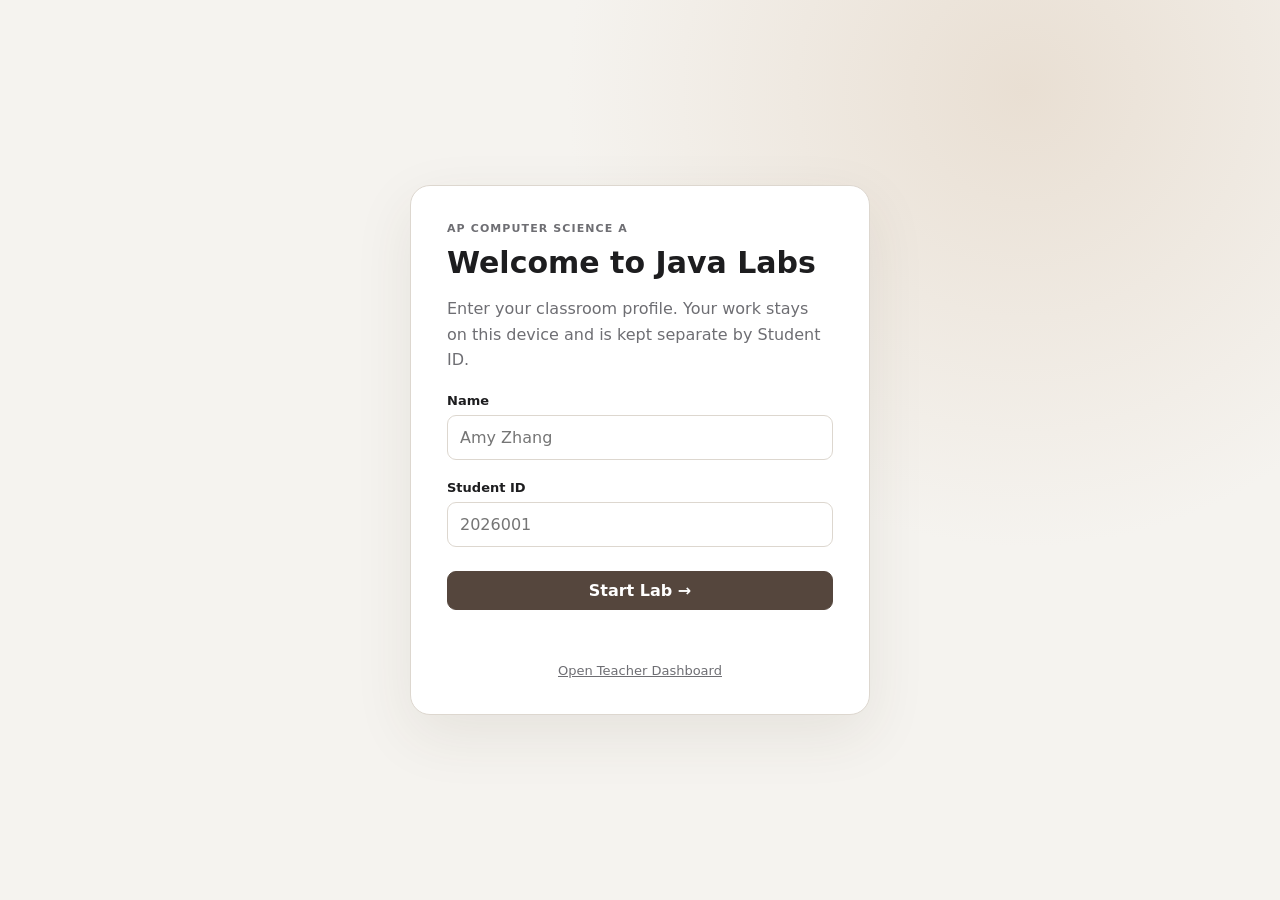
<file: index.html>
<!doctype html>
<html lang="en"><head><meta charset="utf-8"><meta name="viewport" content="width=device-width,initial-scale=1"><title>AP CSA Java Labs</title><link rel="stylesheet" href="assets/style.css"></head>
<body>
<section id="loginView" class="login-shell"><form id="loginForm" class="login-card"><div class="eyebrow">AP Computer Science A</div><h1>Welcome to Java Labs</h1><p class="muted">Enter your classroom profile. Your work stays on this device and is kept separate by Student ID.</p><label for="studentName">Name</label><input id="studentName" name="name" autocomplete="name" required maxlength="80" placeholder="Amy Zhang"><label for="studentId">Student ID</label><input id="studentId" name="id" required maxlength="40" pattern=".*\S.*" placeholder="2026001"><button class="btn primary wide" type="submit">Start Lab →</button><p id="loginError" class="error" role="alert"></p><a href="teacher.html" class="quiet-link">Open Teacher Dashboard</a></form></section>
<section id="labSelectView" class="lab-select-shell hidden"><div class="lab-select-card"><div class="lab-select-head"><div><div class="eyebrow">AP Computer Science A</div><h1>Choose a Lab</h1><p class="muted">Select the activity you want to open.</p></div><div class="student-tools"><span id="selectStudentBadge" class="badge"></span><button id="selectLogoutBtn" class="btn ghost" type="button">Logout</button></div></div><div class="lab-options"><button id="lab1Btn" class="lab-option" type="button"><span class="lab-number">Lab 1</span><strong>Fashion Java Lab</strong><small>Objects · Constructors · Arguments · Methods</small><span class="lab-arrow">Open →</span></button><button id="lab2Btn" class="lab-option" type="button"><span class="lab-number">Lab 2</span><strong>Trail Pass Java Lab</strong><small>Strings · Substrings · Random Numbers</small><span class="lab-arrow">Open →</span></button><button id="lab3Btn" class="lab-option" type="button"><span class="lab-number">Lab 3</span><strong>Robot Mission Java Lab</strong><small>Booleans · &amp;&amp; · if / else · 条件判断</small><span class="lab-arrow">Open →</span></button></div></div></section>
<div id="labView" class="hidden">
<header class="topbar"><div><h1 id="labTitle">Fashion Item Java Lab</h1><div id="labSubtitle" class="sub">Objects · Constructors · Arguments · Methods</div></div><div class="student-tools"><span id="studentBadge" class="badge"></span><strong id="topScore">Score: 0 / 4</strong><button id="chooseLabBtn" class="btn ghost" type="button">Choose Lab</button><button id="exportBtn" class="btn">Export Assignment</button><button id="logoutBtn" class="btn ghost">Logout</button></div></header>
<main class="lab-grid"><aside id="questionPanel" class="left panel"><div class="section-label">Progress</div><div id="challengeList"></div><article class="card task"><div class="eyebrow" id="challengeNumber"></div><h2 id="taskTitle"></h2><div id="taskBody"></div></article><article id="translationCard" class="card task hidden" lang="zh-Hans"><div class="eyebrow">中文题目</div><h2>题目翻译</h2><div id="taskTranslation"></div></article><button id="resetBtn" class="text-button danger">Reset My Lab</button><div id="sidebarResize" class="sidebar-resize" role="separator" tabindex="0" aria-label="调整左侧题目栏宽度 / Resize question panel" aria-orientation="vertical" aria-controls="questionPanel" title="拖动调整宽度 · 双击恢复默认 / Drag to resize · Double-click to reset"></div></aside>
<section class="work panel"><div class="editor-head"><div id="fileTabs" class="filetabs"><button data-file="main" class="active">Main.java <span class="edit-dot">editable</span></button><button data-file="fashion">FashionItem.java</button><button data-file="calculator">Calculator.java</button></div><span class="save-status" id="saveStatus">Saved locally ✓</span></div><textarea id="editor" class="editor" aria-label="Java code editor" spellcheck="false"></textarea><div class="actions"><button class="btn primary" id="runBtn">▶ Run Code</button><button class="btn success" id="checkBtn">✓ Check Answer</button></div><section class="results"><div class="section-label">Console &amp; Check Results</div><div id="console" class="console" aria-live="polite">Ready. Select a challenge and build your Main.java.</div><div id="feedback" aria-live="polite"></div></section></section>
<aside class="right panel"><div class="section-label">API Reference</div><div id="fashionReference"><article class="card"><h2>FashionItem</h2><h3>Constructor · parameters</h3><pre class="api">FashionItem(
  String itemBrand,
  String itemType,
  double itemPrice
)</pre><h3>Instance methods</h3><code>void showInfo()</code><br><code>double getPrice()</code></article><article class="card"><h2>Calculator</h2><h3>Static methods</h3><pre class="api">static double add(
  double price1,
  double price2
)

static double discount(
  double price,
  double discountRate
)</pre></article><article class="card concept"><h2>Object or class?</h2><pre><b>objectName</b>.instanceMethod()
↑ call on an OBJECT

<b>ClassName</b>.staticMethod(...)
↑ call on a CLASS</pre></article></div><div id="trailReference" class="hidden"><article class="card"><h2>String API</h2><pre class="api">int indexOf(String text)
String substring(int begin)
String substring(int begin, int end)
int length()</pre><p class="note">Indices start at 0. The substring end is exclusive. Call these methods on a String object.</p></article><article class="card"><h2>Random numbers</h2><pre class="api">Math.random()
// double: 0.0 ≤ value &lt; 1.0

(int) (Math.random() * count) + 1
// integer: 1 through count</pre><p class="note">Multiply first, cast to int, then add 1. For count = 5, possible numbers are 1, 2, 3, 4, or 5.</p></article><article class="card"><h2>Checkpoint guide</h2><p class="note">One cumulative Main.java. Each completed checkpoint earns one point. Check Answer checks Java structures; it does not compile or execute code. Use the variable names in each task. Run Code is optional.</p></article></div><div id="robotReference" class="hidden"><article class="card"><h2>Mission rules · 任务规则</h2><ol><li>4–8 instructions, inclusive</li><li>Contains S and C</li><li>First and last instructions match</li></ol><p class="note">S = scan · C = charge · F = forward · L = left · R = right. Assume a nonempty string containing only these letters.</p></article><article class="card"><h2>String &amp; Boolean API</h2><pre class="api">mission.length()
mission.indexOf("S") // -1 if absent
mission.substring(0, 1)
mission.substring(mission.length() - 1)
first.equals(last)

&gt;=  &lt;=  !=  // comparisons
conditionA &amp;&amp; conditionB
// true only when BOTH are true</pre></article><article class="card"><h2>Try these missions · 测试示例</h2><div class="mission-examples"><table><thead><tr><th>Mission</th><th>Length</th><th>S &amp; C</th><th>Ends</th><th>Output</th></tr></thead><tbody><tr><td>SCFS</td><td>✓</td><td>✓</td><td>✓</td><td>Ready to launch</td></tr><tr><td>SCS</td><td>✗</td><td>✓</td><td>✓</td><td>Revise mission</td></tr><tr><td>SCFFFFFS</td><td>✓</td><td>✓</td><td>✓</td><td>Ready to launch</td></tr><tr><td>SCFFFFFFS</td><td>✗</td><td>✓</td><td>✓</td><td>Revise mission</td></tr><tr><td>SFFS</td><td>✓</td><td>✗</td><td>✓</td><td>Revise mission</td></tr><tr><td>CFFC</td><td>✓</td><td>✗</td><td>✓</td><td>Revise mission</td></tr><tr><td>SCFL</td><td>✓</td><td>✓</td><td>✗</td><td>Revise mission</td></tr></tbody></table></div><p class="note">Change mission in Main.java to try each case with Run Code. Check Answer checks the required structures; it does not execute Java.</p></article></div><details class="card settings"><summary>Java Runner settings</summary><p class="note">Optional Judge0-compatible submissions endpoint. Check Answer works without it.</p><label for="endpoint">Endpoint</label><input id="endpoint" placeholder="https://…/submissions"><button class="btn" id="saveEndpoint">Save endpoint</button></details></aside></main></div>
<script src="assets/robot-lab.js"></script><script src="assets/app.js"></script><script src="assets/sidebar.js"></script></body></html>
</file>
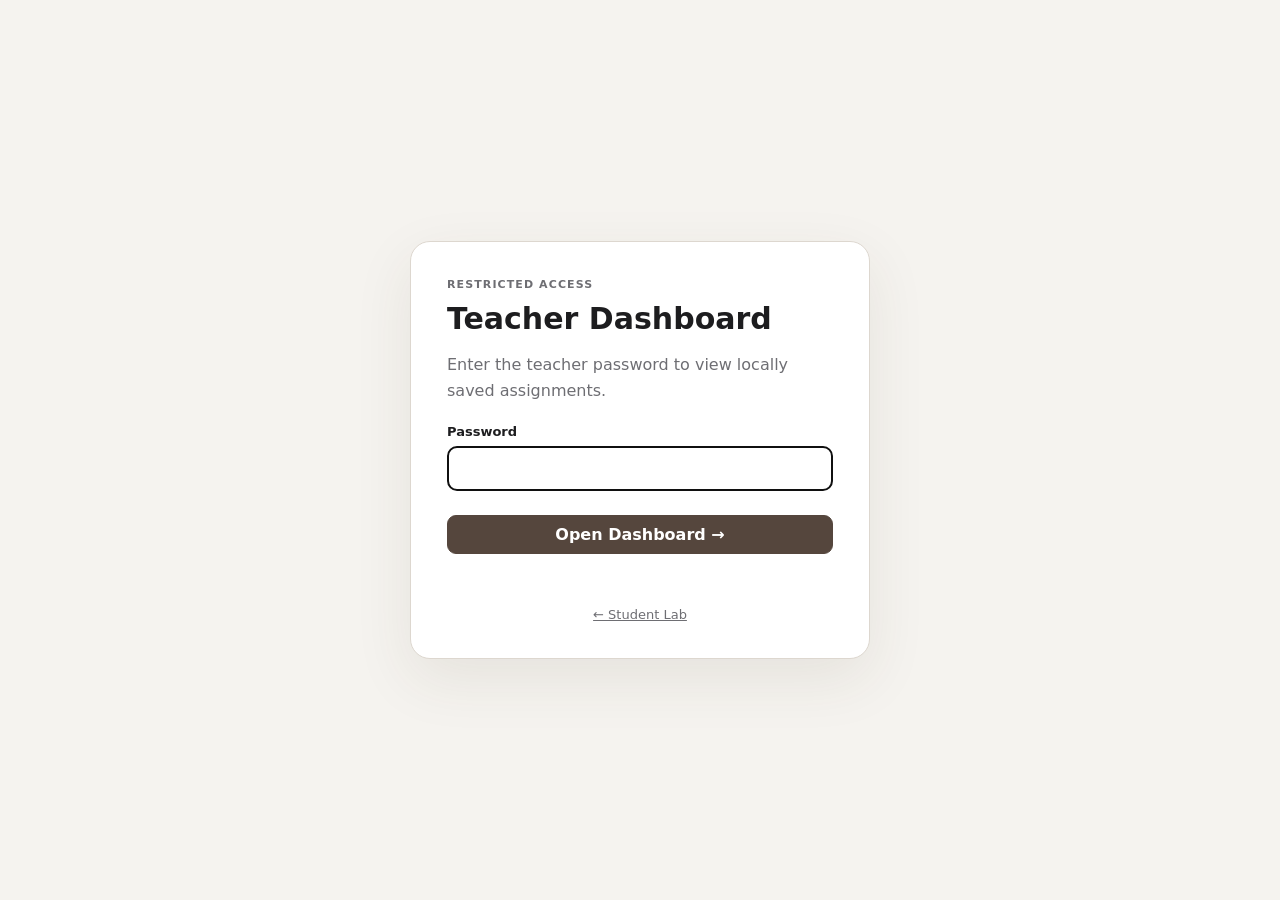
<file: teacher.html>
<!doctype html><html lang="en"><head><meta charset="utf-8"><meta name="viewport" content="width=device-width,initial-scale=1"><title>Teacher Dashboard · Java Labs</title><link rel="stylesheet" href="assets/style.css"><link rel="stylesheet" href="assets/teacher.css"></head><body>
<section id="teacherLogin" class="teacher-login"><form id="teacherLoginForm" class="login-card"><div class="eyebrow">Restricted access</div><h1>Teacher Dashboard</h1><p class="muted">Enter the teacher password to view locally saved assignments.</p><label for="teacherPassword">Password</label><input id="teacherPassword" type="password" autocomplete="current-password" required autofocus><button class="btn primary wide" type="submit">Open Dashboard →</button><p id="teacherLoginError" class="error" role="alert"></p><a href="index.html" class="quiet-link">← Student Lab</a></form></section>
<div id="teacherView" class="hidden"><header class="topbar"><div><h1>Java Labs</h1><div class="sub">Teacher Dashboard · submissions are saved in this browser</div></div><div class="teacher-actions"><button id="lockBtn" class="btn ghost" type="button">Lock Dashboard</button><a class="btn ghost" href="index.html">← Student Lab</a></div></header>
<main class="teacher-wrap"><section class="upload-card"><div><div class="eyebrow">Submission review</div><h2>Student assignments</h2><p class="muted">Assignments exported in this browser appear automatically and remain after refresh. You can also choose or drop JSON files; nothing is uploaded to a server.</p></div><label class="btn primary file-button">Select Student JSON Files<input id="fileInput" type="file" accept="application/json,.json" multiple></label></section>
<section id="dropZone" class="drop-zone" tabindex="0"><strong>Drop student JSON files here</strong><span>Multiple files are supported</span></section><p id="importStatus" class="import-status" role="status" aria-live="polite"></p>
<section class="dashboard-grid"><div class="table-card"><div class="table-heading"><h2>Submissions</h2><button id="clearBtn" class="text-button danger" hidden>Clear list</button></div><div class="table-scroll"><table><thead><tr><th>Student</th><th>ID</th><th>Lab</th><th>C1</th><th>C2</th><th>C3</th><th>C4</th><th>C5</th><th>Score</th></tr></thead><tbody id="studentRows"><tr><td colspan="9" class="empty">Import student files to begin.</td></tr></tbody></table></div></div>
<aside id="studentDetail" class="detail-card"><div class="empty-detail"><div class="empty-icon">{ }</div><h2>Select a student</h2><p class="muted">Their progress and final Main.java will appear here.</p></div></aside></section></main></div><script src="assets/teacher.js"></script></body></html>
</file>
<file: assets/style.css>
:root{--bg:#f5f3ef;--card:#fff;--ink:#1d1d1f;--muted:#6e6e73;--line:#ddd7cf;--accent:#55463d;--accent-soft:#eee8e1;--ok:#197447;--ok-soft:#e9f6ef;--bad:#b33a3a;--bad-soft:#fdf0ef;--code:#171717}*{box-sizing:border-box}body{margin:0;font-family:Inter,ui-sans-serif,system-ui,-apple-system,"Segoe UI",sans-serif;background:var(--bg);color:var(--ink)}button,input,textarea{font:inherit}.hidden{display:none!important}.muted,.note,.sub{color:var(--muted)}.login-shell,.lab-select-shell{min-height:100vh;display:grid;place-items:center;padding:24px;background:radial-gradient(circle at 80% 10%,#e9dfd3,transparent 35%),var(--bg)}.login-card{width:min(460px,100%);background:#fff;border:1px solid var(--line);border-radius:20px;padding:36px;box-shadow:0 20px 60px #4a382516}.login-card h1{font-size:30px;margin:8px 0}.login-card p{line-height:1.6}.login-card label,.settings label{display:block;font-size:13px;font-weight:700;margin:20px 0 7px}.login-card input,.settings input{width:100%;padding:12px;border:1px solid var(--line);border-radius:9px}.wide{width:100%;margin-top:24px}.quiet-link{display:block;text-align:center;margin-top:20px;color:var(--muted);font-size:13px}.error{color:var(--bad);font-size:13px;min-height:20px}.lab-select-card{width:min(820px,100%);background:#fff;border:1px solid var(--line);border-radius:20px;padding:36px;box-shadow:0 20px 60px #4a382516}.lab-select-head{display:flex;justify-content:space-between;align-items:flex-start;gap:24px}.lab-select-head h1,.placeholder-card h1{margin:5px 0}.lab-options{display:grid;grid-template-columns:repeat(2,minmax(0,1fr));gap:16px;margin-top:28px}.lab-option{min-height:210px;border:1px solid var(--line);border-radius:16px;background:var(--card);padding:22px;text-align:left;display:flex;flex-direction:column;align-items:flex-start;cursor:pointer;transition:.15s}.lab-option:hover,.lab-option:focus-visible{border-color:var(--accent);box-shadow:0 10px 28px #4a382518;transform:translateY(-2px)}.lab-option strong{font-size:21px;margin:16px 0 6px}.lab-option small{color:var(--muted);line-height:1.5}.lab-number{font-size:12px;font-weight:800;text-transform:uppercase;letter-spacing:.08em;color:var(--accent)}.lab-arrow{margin-top:auto;font-weight:700}.placeholder-card{max-width:520px;text-align:center}.placeholder-card .btn{margin-top:18px}.topbar{padding:16px 24px;border-bottom:1px solid var(--line);background:#fff;display:flex;justify-content:space-between;gap:20px;align-items:center}.topbar h1{font-size:20px;margin:0}.sub{font-size:12px;margin-top:3px}.student-tools{display:flex;align-items:center;gap:10px;flex-wrap:wrap;justify-content:flex-end}.badge{font-size:12px;background:var(--accent-soft);border-radius:999px;padding:7px 11px}.lab-grid{display:grid;grid-template-columns:var(--question-width,280px) minmax(0,1fr) 300px;min-height:calc(100vh - 73px)}.panel{padding:20px}.left{border-right:1px solid var(--line)}.right{border-left:1px solid var(--line)}.section-label,.eyebrow{text-transform:uppercase;letter-spacing:.1em;font-size:11px;font-weight:800;color:var(--muted);margin-bottom:10px}.card{background:var(--card);border:1px solid var(--line);border-radius:14px;padding:16px;margin:14px 0;box-shadow:0 2px 12px #00000007}.card h2{font-size:16px;margin:0 0 10px}.card h3{font-size:11px;text-transform:uppercase;letter-spacing:.07em;color:var(--muted);margin:16px 0 7px}.task p,.task li{font-size:14px;line-height:1.55}.task ul{padding-left:20px}.challenge{width:100%;display:grid;grid-template-columns:28px 1fr 20px;text-align:left;align-items:center;padding:11px 9px;margin:5px 0;border:1px solid transparent;border-radius:10px;background:transparent;cursor:pointer}.challenge.active{border-color:var(--accent);background:#fff}.challenge:hover{background:#fff}.challenge small{display:block;color:var(--muted);margin-top:2px}.progress-icon{font-size:17px;color:var(--muted)}.complete .progress-icon{color:var(--ok)}.editor-head{display:flex;align-items:center;justify-content:space-between;gap:8px}.filetabs{display:flex;gap:6px;flex-wrap:wrap}.filetabs button,.btn{border:1px solid var(--line);background:#fff;border-radius:9px;padding:9px 12px;cursor:pointer;font-weight:650}.filetabs button.active{background:var(--accent-soft);border-color:#c9b9aa}.edit-dot{font-size:9px;color:var(--ok);margin-left:3px}.editor{width:100%;min-height:430px;background:var(--code);color:#f6f6f6;border:0;border-radius:12px;padding:18px;margin-top:9px;font:14px/1.6 ui-monospace,SFMono-Regular,Menlo,Consolas,monospace;tab-size:4;resize:vertical}.editor:read-only{color:#d5d0cb}.save-status{font-size:12px;color:var(--ok);white-space:nowrap}.actions{display:flex;gap:9px;margin:12px 0}.btn.primary{background:var(--accent);color:#fff;border-color:var(--accent)}.btn.success{color:var(--ok);border-color:#99cbb0}.btn.ghost{background:transparent}.text-button{border:0;background:none;cursor:pointer;text-decoration:underline;color:var(--muted)}.danger{color:var(--bad)}.results{margin-top:20px}.console{background:#0e0e0e;color:#d7f8df;border-radius:12px;min-height:100px;padding:14px;white-space:pre-wrap;font:13px/1.5 ui-monospace,SFMono-Regular,Menlo,Consolas,monospace}.check{padding:9px 11px;border-radius:8px;margin:6px 0;font-size:13px}.check.ok{color:var(--ok);background:var(--ok-soft)}.check.bad{color:var(--bad);background:var(--bad-soft)}pre.api{overflow:auto;background:#f6f3ef;padding:12px;border-radius:9px;font:12px/1.5 ui-monospace,monospace}.concept pre{white-space:pre-wrap;font:12px/1.7 ui-monospace,monospace}.settings summary{cursor:pointer;font-weight:700}.settings input{margin:4px 0 9px}.note{font-size:12px;line-height:1.5}@media(max-width:1080px){.lab-grid{grid-template-columns:var(--question-width,240px) minmax(0,1fr)}.right{grid-column:1/-1;border:0;border-top:1px solid var(--line);display:grid;grid-template-columns:repeat(3,1fr);gap:12px}.right>.section-label{grid-column:1/-1}.right .card{margin:0}}@media(max-width:760px){.topbar{align-items:flex-start}.lab-grid{display:block}.left,.right{border:0;border-bottom:1px solid var(--line)}.right{display:block}.right .card{margin:14px 0}.student-tools .badge{display:none}.editor{min-height:360px}.login-card,.lab-select-card{padding:26px}.lab-select-head{display:block}.lab-select-head .student-tools{justify-content:flex-start}.lab-options{grid-template-columns:1fr}.save-status{display:none}}

.left{position:relative;min-width:0}.task{overflow-wrap:anywhere}.task ol{padding-left:20px}.sidebar-resize{position:absolute;top:0;bottom:0;right:-6px;width:12px;z-index:2;cursor:col-resize;touch-action:none}.sidebar-resize::after{content:"";position:absolute;top:0;bottom:0;left:5px;width:2px;background:var(--line);transition:background .15s}.sidebar-resize:hover::after,.sidebar-resize:focus-visible::after,.resizing-sidebar .sidebar-resize::after{background:var(--accent);width:4px;left:4px}.sidebar-resize:focus-visible{outline:2px solid var(--accent);outline-offset:0}.resizing-sidebar,.resizing-sidebar *{cursor:col-resize!important;user-select:none!important}.work{min-width:0}
@media(max-width:760px){.sidebar-resize{display:none}}

.mission-examples{overflow-x:auto}.mission-examples table{border-collapse:collapse;font-size:12px;width:100%}.mission-examples th,.mission-examples td{text-align:left;padding:8px 6px;border-bottom:1px solid var(--line)}.mission-examples th{color:var(--muted)}
</file>
<file: assets/teacher.css>
.teacher-login{min-height:100vh;display:grid;place-items:center;padding:24px}.teacher-actions{display:flex;gap:10px;align-items:center}.teacher-wrap{max-width:1280px;margin:auto;padding:28px}.upload-card{display:flex;justify-content:space-between;align-items:center;gap:24px;background:#fff;border:1px solid var(--line);border-radius:16px;padding:24px}.upload-card h2{margin:4px 0}.file-button input{position:absolute;width:1px;height:1px;opacity:0}.drop-zone{margin:16px 0;border:2px dashed #c9b9aa;border-radius:14px;padding:25px;text-align:center;color:var(--muted);transition:.15s}.drop-zone strong,.drop-zone span{display:block}.drop-zone strong{color:var(--ink);margin-bottom:5px}.drop-zone.dragging{background:var(--accent-soft);border-color:var(--accent)}.import-status{min-height:22px;font-size:13px}.dashboard-grid{display:grid;grid-template-columns:minmax(560px,1.25fr) minmax(360px,.75fr);gap:18px}.table-card,.detail-card{background:#fff;border:1px solid var(--line);border-radius:14px;overflow:hidden}.table-heading{padding:16px 18px;display:flex;justify-content:space-between}.table-heading h2{margin:0;font-size:17px}.table-scroll{overflow:auto}table{width:100%;border-collapse:collapse}th,td{text-align:left;padding:12px 14px;border-top:1px solid var(--line);font-size:13px}th{font-size:11px;text-transform:uppercase;color:var(--muted);background:#faf9f7}.student-row{cursor:pointer}.student-row:hover,.student-row.active{background:var(--accent-soft)}.mark-pass{color:var(--ok);font-weight:800}.mark-fail{color:var(--bad)}.empty{text-align:center;color:var(--muted);padding:50px}.detail-card{padding:20px;min-height:380px}.empty-detail{text-align:center;margin-top:80px}.empty-icon{font:30px ui-monospace;color:var(--muted)}.detail-head{display:flex;justify-content:space-between;border-bottom:1px solid var(--line);padding-bottom:14px}.detail-head h2{margin:0}.meta-grid{display:grid;grid-template-columns:1fr 1fr;gap:12px;margin:16px 0}.meta{padding:10px;background:#f7f5f2;border-radius:9px}.meta small{display:block;color:var(--muted);margin-bottom:3px}.progress-line{display:flex;gap:8px;flex-wrap:wrap}.progress-pill{padding:6px 9px;border-radius:99px;background:var(--bad-soft);font-size:12px;color:var(--bad)}.progress-pill.done{color:var(--ok);background:var(--ok-soft)}.code-view{background:#171717;color:#f6f6f6;border-radius:10px;padding:14px;overflow:auto;max-height:420px;font:12px/1.55 ui-monospace,monospace;white-space:pre}@media(max-width:900px){.dashboard-grid{grid-template-columns:1fr}.upload-card{align-items:flex-start;flex-direction:column}.teacher-wrap{padding:16px}.teacher-actions{flex-wrap:wrap;justify-content:flex-end}}
</file>
